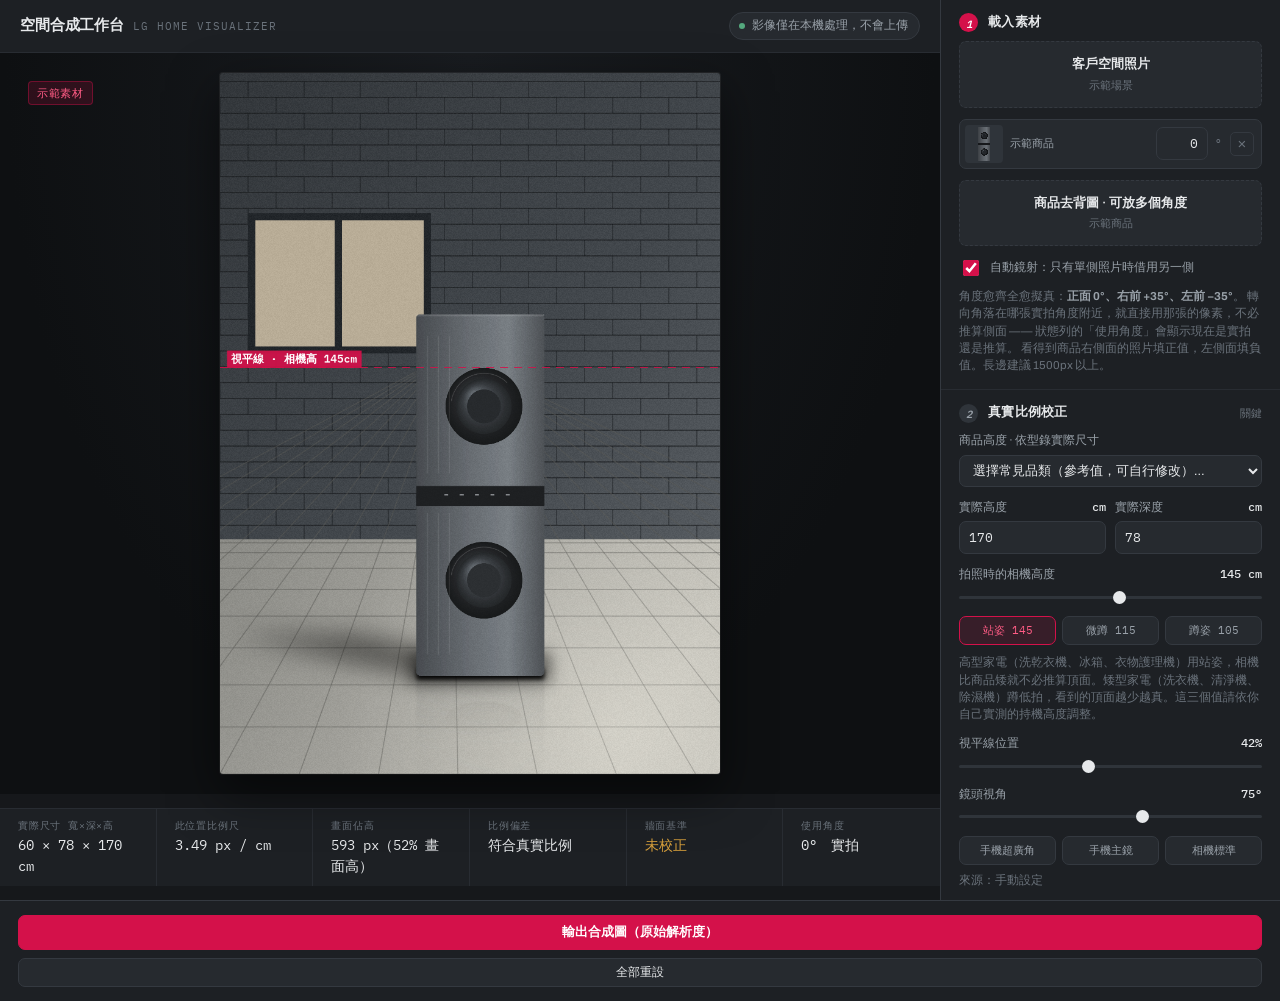
<file: index.html>
<!doctype html>
<html lang="zh-Hant">
<head>
<meta charset="utf-8">
<meta name="viewport" content="width=device-width, initial-scale=1, viewport-fit=cover">
<title>空間合成工作台</title>
<!-- CSP 同時寫在這裡和 _headers。_headers 只有部分託管平台會讀，
     寫在文件裡則跟著檔案走，換平台也一定生效。
     connect-src 'none' 讓這個頁面在瀏覽器層級無法發出任何網路請求，
     客戶的照片不可能被上傳 —— 這不是承諾，是強制。 -->
<meta http-equiv="Content-Security-Policy" content="default-src 'none'; img-src 'self' data: blob:; style-src 'self' 'unsafe-inline'; script-src 'self'; font-src 'self'; worker-src 'self'; manifest-src 'self'; connect-src 'none'; base-uri 'none'; form-action 'none'">
<meta name="description" content="把去背商品圖以真實比例合成進客戶家中照片。所有影像處理都在本機完成，照片不會上傳。">
<link rel="manifest" href="manifest.webmanifest">
<meta name="theme-color" content="#16181b">
<meta name="apple-mobile-web-app-capable" content="yes">
<meta name="apple-mobile-web-app-status-bar-style" content="black-translucent">
<meta name="apple-mobile-web-app-title" content="空間合成">
<link rel="apple-touch-icon" href="icons/icon-180.png">
<link rel="icon" type="image/png" sizes="192x192" href="icons/icon-192.png">
<link rel="stylesheet" href="app.css">
</head>
<body>
<div class="app">
  <div class="stage-col">
    <header class="top">
      <div class="mark"><b>空間合成工作台</b><span>LG Home Visualizer</span></div>
      <div class="priv"><i></i>影像僅在本機處理，不會上傳</div>
    </header>

    <div class="stage">
      <span class="demo-badge" id="demoBadge">示範素材</span>
      <canvas id="view" aria-label="合成預覽畫布，可拖曳商品與視平線"></canvas>
      <div class="flash" id="flash" role="status" hidden></div>
      <button class="zoomout" id="zoomout" type="button" hidden>1:1</button>
    </div>

    <dl class="status">
      <div class="stat"><dt>實際尺寸 寬×深×高</dt><dd id="s-dim">—</dd></div>
      <div class="stat"><dt>此位置比例尺</dt><dd id="s-scale">—</dd></div>
      <div class="stat"><dt>畫面佔高</dt><dd id="s-px">—</dd></div>
      <div class="stat"><dt>比例偏差</dt><dd id="s-dev">—</dd></div>
          <div class="stat"><dt>牆面基準</dt><dd id="s-room">未校正</dd></div>
          <div class="stat"><dt>使用角度</dt><dd id="s-view">—</dd></div>
    </dl>
  </div>

  <aside class="rail">
    <div class="grip" id="grip">
      <span class="grip-bar"></span>
      <nav class="tabs" id="tabs" role="tablist">
        <button class="tab" data-tab="0" type="button"><b>1</b>素材</button>
        <button class="tab" data-tab="1" type="button"><b>2</b>校正</button>
        <button class="tab" data-tab="2" type="button"><b>3</b>擺放</button>
        <button class="tab" data-tab="3" type="button"><b>4</b>光影</button>
        <button class="tab" data-tab="4" type="button"><b>5</b>輸出</button>
      </nav>
    </div>
    <div class="rail-scroll">

      <section class="step on">
        <div class="step-hd"><i class="step-n">1</i><h3>載入素材</h3></div>
        <div class="step-body">
          <label class="drop" id="dropRoom">
            <b>客戶空間照片</b><span id="nameRoom">示範場景</span>
            <input type="file" id="f-room" accept="image/*">
          </label>
          <div class="views" id="views"></div>
          <label class="drop" id="dropProd">
            <b>商品去背圖 · 可放多個角度</b><span id="nameProd">示範商品</span>
            <input type="file" id="f-prod" accept="image/*" multiple>
          </label>
          <label class="mirrow">
            <input type="checkbox" id="c-mirror" checked>
            <span>自動鏡射：只有單側照片時借用另一側</span>
          </label>
          <p class="hint">角度愈齊全愈擬真：<b style="color:var(--ink-dim)">正面 0°、右前 +35°、左前 −35°</b>。
            轉向角落在哪張實拍角度附近，就直接用那張的像素，不必推算側面 —— 狀態列的「使用角度」會顯示現在是實拍還是推算。
            看得到商品右側面的照片填正值，左側面填負值。長邊建議 1500px 以上。</p>
        </div>
      </section>

      <section class="step">
        <div class="step-hd"><i class="step-n">2</i><h3>真實比例校正</h3><em>關鍵</em></div>
        <div class="step-body">
          <label class="fld">
            <span style="font-size:11.5px;color:var(--ink-dim)">商品高度 · 依型錄實際尺寸</span>
            <select id="p-preset">
              <option value="">選擇常見品類（參考值，可自行修改）…</option>
              <option value="170,78">直立式洗乾衣機 · 高 170 / 深 78</option>
              <option value="179,92">對開門冰箱 · 高 179 / 深 92</option>
              <option value="85,69">滾筒洗衣機 · 高 85 / 深 69</option>
              <option value="100,38">空氣清淨機 · 高 100 / 深 38</option>
              <option value="185,69">衣物護理機 · 高 185 / 深 69</option>
              <option value="60,32">除濕機 · 高 60 / 深 32</option>
            </select>
          </label>
          <div class="row">
            <label class="fld">
              <div class="fld-top"><span>實際高度</span><b>cm</b></div>
              <input type="number" id="p-height" value="170" min="10" max="300" step="1">
            </label>
            <label class="fld">
              <div class="fld-top"><span>實際深度</span><b>cm</b></div>
              <input type="number" id="p-depth" value="78" min="5" max="200" step="1">
            </label>
          </div>
          <label class="fld">
            <div class="fld-top"><span>拍照時的相機高度</span><b id="v-camh">145 cm</b></div>
            <input type="range" id="c-camh" min="60" max="220" step="1" value="145">
          </label>
          <div class="swatches" style="grid-template-columns:repeat(3,1fr)">
            <button class="sw" data-camh="145" type="button">站姿 145</button>
            <button class="sw" data-camh="115" type="button">微蹲 115</button>
            <button class="sw" data-camh="105" type="button">蹲姿 105</button>
          </div>
          <p class="hint">高型家電（洗乾衣機、冰箱、衣物護理機）用站姿，相機比商品矮就不必推算頂面。矮型家電（洗衣機、清淨機、除濕機）蹲低拍，看到的頂面越少越真。這三個值請依你自己實測的持機高度調整。</p>
          <label class="fld">
            <div class="fld-top"><span>視平線位置</span><b id="v-horizon">42%</b></div>
            <input type="range" id="c-horizon" min="2" max="96" step="0.2" value="42">
          </label>
          <label class="fld">
            <div class="fld-top"><span>鏡頭視角</span><b id="v-fov">75°</b></div>
            <input type="range" id="c-fov" min="20" max="110" step="1" value="75">
          </label>
          <div class="swatches" style="grid-template-columns:repeat(3,1fr)">
            <button class="sw" data-fov="104" type="button">手機超廣角</button>
            <button class="sw" data-fov="75" type="button">手機主鏡</button>
            <button class="sw" data-fov="48" type="button">相機標準</button>
          </div>
          <p class="hint" id="fov-src" style="margin-top:-4px">來源：手動設定</p>
          <button class="btn wide" id="btn-vp" type="button">用消失點自動校正</button>
          <button class="btn wide" id="btn-vp-apply" type="button" hidden>套用消失點</button>
          <p class="hint">視平線＝拍照時鏡頭的水平高度，設錯會讓商品整個放大或縮小。<b style="color:var(--ink-dim)">建議用消失點自動校正</b>：在照片上拉兩條沿著地面的線（例如左邊牆腳線、右邊女兒牆底線），交點會同時算出正確的視平線，以及房間的牆面方向 — 轉向角會改成相對牆面，就不會轉錯邊。</p>
        </div>
      </section>

      <section class="step">
        <div class="step-hd"><i class="step-n">3</i><h3>擺放、轉向與透視</h3></div>
        <div class="step-body">
          <p class="hint" style="margin-top:0">直接在畫面上拖曳商品；拖視平線可重新校正。</p>
          <label class="fld">
            <div class="fld-top"><span>水平轉向 · 相對牆面</span><b id="v-rotate">0°</b></div>
            <input type="range" id="c-rotate" min="-72" max="72" step="0.5" value="0">
          </label>
          <label class="fld">
            <div class="fld-top"><span>側面明暗</span><b id="v-sideshade">42%</b></div>
            <input type="range" id="c-sideshade" min="0" max="100" step="1" value="42">
          </label>
          <p class="hint">轉向時側面由幾何運算即時生成，材質取自去背圖的邊緣像素，所以顏色與商品一致。側面僅作擺放示意，細節不會與實機相同。</p>
          <label class="fld">
            <div class="fld-top"><span>尺寸微調</span><b id="v-size">100%</b></div>
            <input type="range" id="c-size" min="50" max="180" step="1" value="100">
          </label>
          <label class="fld">
            <div class="fld-top"><span>垂直透視（上窄下寬）</span><b id="v-keystone">0</b></div>
            <input type="range" id="c-keystone" min="-14" max="14" step="0.5" value="0">
          </label>
          <button class="btn wide" id="btn-flip" type="button">水平鏡射</button>
        </div>
      </section>
      <section class="step">
        <div class="step-hd"><i class="step-n">4</i><h3>光影與融合</h3></div>
        <div class="step-body">

          <div class="grp">
            <span class="grp-t">拍攝時的光線</span>
            <div class="swatches" style="grid-template-columns:repeat(2,1fr)">
              <button class="sw" data-scene="balcony" type="button">陽台／戶外</button>
              <button class="sw" data-scene="indoor" type="button">室內燈光</button>
              <button class="sw" data-scene="cloudy" type="button">陰天／窗邊</button>
              <button class="sw" data-scene="sun" type="button">陽光直射</button>
            </div>
          </div>

          <div class="grp">
            <span class="grp-t">光從哪裡來</span>
            <div class="row">
              <button class="btn sm" id="btn-light" type="button" style="flex:1">在照片上點光源</button>
              <button class="btn sm" id="btn-light-auto" type="button" style="flex:1">自動偵測</button>
            </div>
            <p class="hint" id="light-src">尚未設定，使用預設方向。點一下照片裡的窗戶或燈，陰影就會往反方向倒。</p>
          </div>

          <div class="grp">
            <span class="grp-t">地板材質</span>
            <div class="swatches" style="grid-template-columns:repeat(3,1fr)">
              <button class="sw" data-floor="0" type="button">霧面</button>
              <button class="sw" data-floor="1" type="button">一般</button>
              <button class="sw" data-floor="2" type="button">亮面</button>
            </div>
            <p class="hint">木地板、水泥選霧面；一般磁磚選一般；拋光石英磚、大理石選亮面 — 亮面地板會映出商品的倒影。</p>
          </div>

          <button class="btn wide" id="btn-adv" type="button">進階調整</button>

          <div id="adv" hidden style="display:flex;flex-direction:column;gap:11px;margin-top:2px">
            <span class="grp-t">陰影</span>
            <label class="fld">
              <div class="fld-top"><span>接觸陰影濃度</span><b id="v-contactop">88%</b></div>
              <input type="range" id="c-contactop" min="0" max="100" step="1" value="88">
            </label>
            <label class="fld">
              <div class="fld-top"><span>接觸陰影範圍</span><b id="v-contactspread">100%</b></div>
              <input type="range" id="c-contactspread" min="80" max="140" step="1" value="100">
            </label>
            <label class="fld">
              <div class="fld-top"><span>光源方向</span><b id="v-shadowdir">205°</b></div>
              <input type="range" id="c-shadowdir" min="0" max="360" step="1" value="205">
            </label>
            <label class="fld">
              <div class="fld-top"><span>投射陰影長度</span><b id="v-shadowlen">55%</b></div>
              <input type="range" id="c-shadowlen" min="0" max="160" step="1" value="55">
            </label>
            <label class="fld">
              <div class="fld-top"><span>陰影柔和度</span><b id="v-shadowsoft">14</b></div>
              <input type="range" id="c-shadowsoft" min="0" max="60" step="0.5" value="14">
            </label>
            <label class="fld">
              <div class="fld-top"><span>投射陰影濃度</span><b id="v-shadowop">48%</b></div>
              <input type="range" id="c-shadowop" min="0" max="100" step="1" value="48">
            </label>
            <label class="fld">
              <div class="fld-top"><span>地板倒影</span><b id="v-refl">14%</b></div>
              <input type="range" id="c-refl" min="0" max="60" step="1" value="14">
            </label>

            <span class="grp-t" style="margin-top:4px">融合</span>
            <label class="fld">
              <div class="fld-top"><span>曝光匹配</span><b id="v-harm">55%</b></div>
              <input type="range" id="c-harm" min="0" max="100" step="1" value="55">
            </label>
            <label class="fld">
              <div class="fld-top"><span>環境染色</span><b id="v-tint">22%</b></div>
              <input type="range" id="c-tint" min="0" max="100" step="1" value="22">
            </label>
            <label class="fld">
              <div class="fld-top"><span>亮度</span><b id="v-bright">0</b></div>
              <input type="range" id="c-bright" min="-45" max="45" step="1" value="0">
            </label>
            <label class="fld">
              <div class="fld-top"><span>色溫</span><b id="v-warm">0</b></div>
              <input type="range" id="c-warm" min="-45" max="45" step="1" value="0">
            </label>
            <label class="fld">
              <div class="fld-top"><span>邊緣修整（去白邊）</span><b id="v-trim">1 px</b></div>
              <input type="range" id="c-trim" min="0" max="5" step="1" value="1">
            </label>
            <label class="fld">
              <div class="fld-top"><span>雜訊匹配</span><b id="v-grain">35%</b></div>
              <input type="range" id="c-grain" min="0" max="100" step="1" value="35">
            </label>
            <button class="btn wide sm" id="btn-reset-adv" type="button">回到場景預設值</button>
          </div>
        </div>
      </section>

      <section class="step">
        <div class="step-hd"><i class="step-n">5</i><h3>檢視與輸出</h3></div>
        <div class="step-body">
          <button class="btn wide" id="btn-compare" type="button">按住比對原圖</button>

        </div>
      </section>
    </div>
    </div>

    <div class="rail-foot">
      <button class="btn primary wide" id="btn-export" type="button">輸出合成圖（原始解析度）</button>
      <button class="btn wide sm" id="btn-reset" type="button">全部重設</button>
    </div>
  </aside>
</div>

<div class="sheet" id="sheet" hidden>
  <img id="sheet-img" alt="合成結果，原始解析度">
  <p id="sheet-msg"></p>
  <div class="row">
    <button class="btn primary" id="btn-share" type="button" hidden>分享／存到相簿</button>
    <button class="btn" id="btn-dl" type="button" hidden>下載 PNG</button>
    <button class="btn" id="btn-close" type="button">關閉</button>
  </div>
  <div class="handoff">
    <b>想要照片級的效果？交給 ChatGPT 或 Gemini 重繪</b>
    <ol>
      <li>先把上面這張圖存起來（或直接分享到 ChatGPT／Gemini）</li>
      <li>按下面的按鈕複製提示詞</li>
      <li>在 ChatGPT／Gemini 上傳這張圖，貼上提示詞送出</li>
    </ol>
    <button class="btn" id="btn-prompt" type="button">複製 AI 提示詞</button>
    <textarea id="prompt-text" rows="7" readonly hidden></textarea>
  </div>
</div>
<script src="app.js"></script>
</body>
</html>
</file>
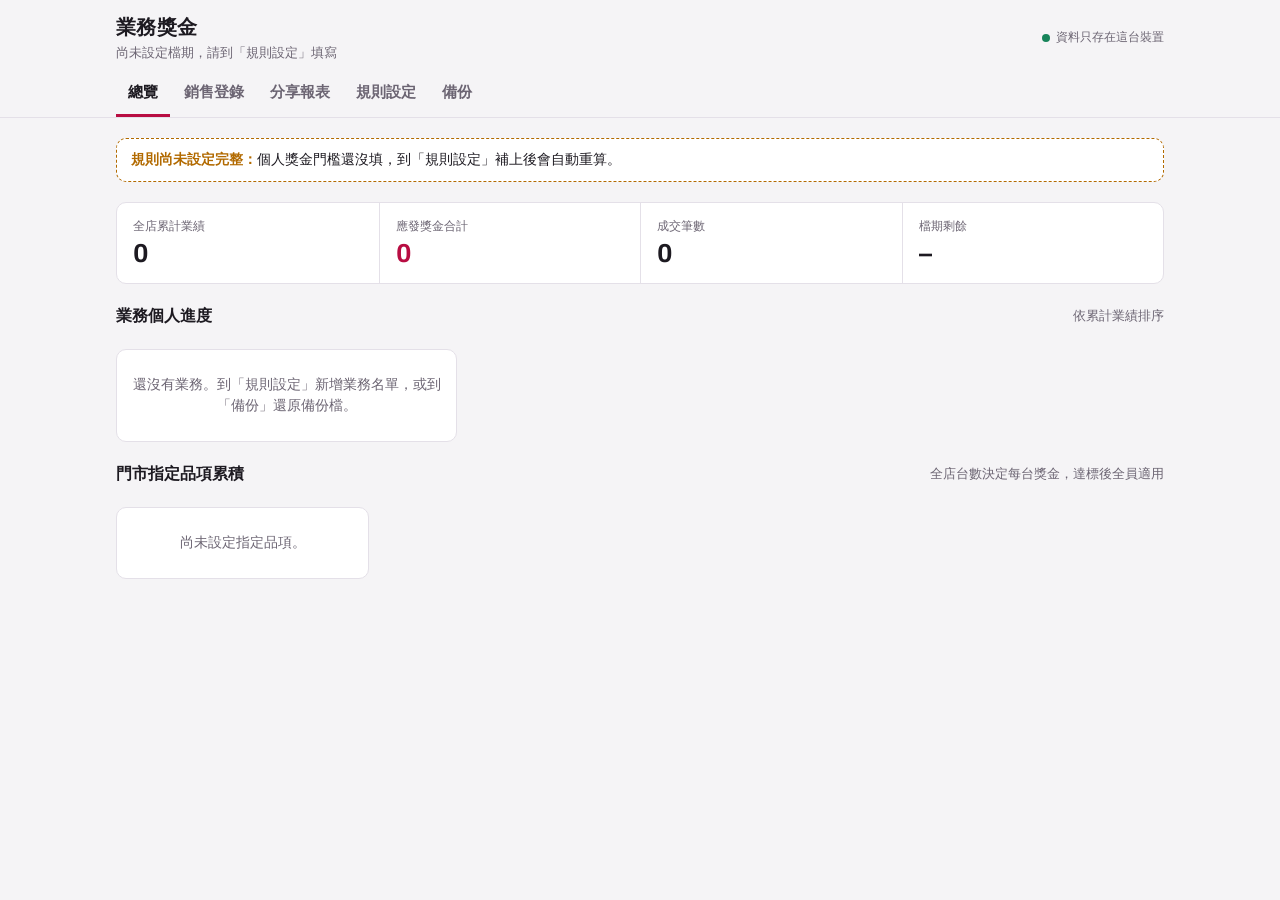
<file: bonus/index.html>
<!doctype html>
<html lang="zh-Hant">
<head>
<meta charset="utf-8">
<meta name="viewport" content="width=device-width, initial-scale=1, viewport-fit=cover">
<title>業務獎金</title>
<!-- 業績與獎金是機密：資料只存在這台裝置的瀏覽器裡。
     connect-src 'none' 讓頁面在瀏覽器層級無法發出任何網路請求，
     資料不可能被送出去 —— 跟空間合成工作台同一套保證。 -->
<meta http-equiv="Content-Security-Policy" content="default-src 'none'; img-src 'self' data: blob:; style-src 'self' 'unsafe-inline'; script-src 'self'; font-src 'self'; worker-src 'self'; manifest-src 'self'; connect-src 'none'; base-uri 'none'; form-action 'none'">
<meta name="description" content="門市檔期業績與業務獎金追蹤。資料只存在本機，不會上傳。">
<link rel="manifest" href="manifest.webmanifest">
<meta name="theme-color" content="#f5f4f6" media="(prefers-color-scheme: light)">
<meta name="theme-color" content="#141217" media="(prefers-color-scheme: dark)">
<meta name="apple-mobile-web-app-capable" content="yes">
<meta name="apple-mobile-web-app-title" content="業務獎金">
<link rel="apple-touch-icon" href="icons/icon-180.png">
<link rel="icon" type="image/png" sizes="192x192" href="icons/icon-192.png">
<link rel="stylesheet" href="bonus.css">
</head>
<body>
<header class="top">
  <div class="wrap">
    <div class="brand">
      <h1 id="campaignTitle">業務獎金</h1>
      <small id="campaignDates">尚未設定檔期</small>
      <small id="dataSource" hidden></small>
    </div>
    <div class="priv"><i></i>資料只存在這台裝置</div>
    <nav class="tabs" role="tablist">
      <button role="tab" type="button" aria-selected="true" data-view="overview">總覽</button>
      <button role="tab" type="button" aria-selected="false" data-view="entry">銷售登錄</button>
      <button role="tab" type="button" aria-selected="false" data-view="report">分享報表</button>
      <button role="tab" type="button" aria-selected="false" data-view="settings">規則設定</button>
      <button role="tab" type="button" aria-selected="false" data-view="backup">備份</button>
    </nav>
  </div>
</header>

<main class="wrap">
  <div class="notice warn" id="backupNag" hidden></div>

  <!-- ========== 總覽 ========== -->
  <section class="view" id="view-overview">
    <div class="notice" id="ruleNotice" hidden></div>
    <div class="kpis">
      <div class="kpi"><span>全店累計業績</span><strong id="kSales">0</strong></div>
      <div class="kpi"><span>應發獎金合計</span><strong class="accent" id="kBonus">0</strong></div>
      <div class="kpi"><span>成交筆數</span><strong id="kCount">0</strong></div>
      <div class="kpi"><span id="kDaysLbl">檔期剩餘</span><strong id="kDays">–</strong></div>
    </div>
    <div class="toolbar"><h2>業務個人進度</h2><span class="hint">依累計業績排序</span></div>
    <div class="staff-grid" id="staffGrid"></div>
    <div class="toolbar"><h2>門市指定品項累積</h2><span class="hint">全店台數決定每台獎金，達標後全員適用</span></div>
    <div class="dz-list" id="dzList"></div>
  </section>

  <!-- ========== 銷售登錄 ========== -->
  <section class="view" id="view-entry" hidden>
    <div class="panel">
      <div class="toolbar">
        <h2>匯入銷貨報表</h2>
        <label class="btn file">選擇報表檔案<input type="file" id="importReport" accept=".xlsx,application/vnd.openxmlformats-officedocument.spreadsheetml.sheet"></label>
      </div>
      <p class="hint">從系統匯出「專櫃銷貨毛利明細表」（.xlsx），選擇檔案後會自動算出每位業務的 LG 業績（不含資訊商品）與指定品項台數。匯入會取代目前所有銷售紀錄，包含下方手動登錄的資料。客戶姓名、電話、地址不會被讀取或保存。</p>
      <div class="msg" id="reportImportMsg" role="status"></div>
      <div class="confirm-box" id="reportConfirm" hidden>
        <div id="reportSummary"></div>
        <div class="btns">
          <button class="btn" type="button" id="reportGo">確認匯入</button>
          <button class="btn ghost" type="button" id="reportCancel">取消</button>
        </div>
      </div>
    </div>
    <div class="entry-grid">
      <form class="panel" id="saleForm" autocomplete="off">
        <div class="toolbar"><h2 id="formTitle">新增一筆銷售</h2><button class="btn ghost small" type="button" id="cancelEdit" hidden>取消編輯</button></div>
        <div class="field">
          <span class="lbl">業務</span>
          <div class="seg" id="staffSeg"></div>
        </div>
        <div class="row2">
          <div class="field"><label for="fDate">日期</label><input type="date" id="fDate" required></div>
          <div class="field"><label for="fQty">數量（台）</label><input type="number" id="fQty" min="1" step="1" value="1" required></div>
        </div>
        <div class="field">
          <label for="fModel">LG 型號</label>
          <input type="text" id="fModel" list="modelList" placeholder="例如 OLED65C5PTA" required>
          <datalist id="modelList"></datalist>
        </div>
        <div class="field">
          <label for="fCat">指定品項</label>
          <select id="fCat"></select>
          <span class="hint" id="catHint">輸入型號後會依關鍵字自動判斷，可手動更改</span>
        </div>
        <div class="field">
          <label for="fAmount">抽成前銷貨金額（此筆合計，元）</label>
          <input type="number" id="fAmount" class="big" min="0" step="1" inputmode="numeric" placeholder="0" required>
        </div>
        <button class="btn" type="submit" id="saveSale">登錄這筆銷售</button>
        <p class="hint">手動登錄適合報表還沒更新的成交。下次匯入報表時，這些資料會被報表取代。</p>
        <div class="msg" id="saleMsg" role="status"></div>
      </form>

      <div class="panel">
        <div class="toolbar">
          <h2>銷售明細</h2>
          <select id="filterStaff" aria-label="篩選業務" class="auto"></select>
        </div>
        <div class="tbl-wrap">
          <table>
            <thead><tr><th>日期</th><th>業務</th><th>型號</th><th class="r">台</th><th class="r">金額</th><th></th></tr></thead>
            <tbody id="recBody"></tbody>
          </table>
        </div>
        <div class="msg" id="listMsg" role="status"></div>
      </div>
    </div>
  </section>

  <!-- ========== 分享報表 ========== -->
  <section class="view" id="view-report" hidden>
    <div class="entry-grid">
      <div class="panel">
        <h2>產生給同仁看的報表</h2>
        <p class="hint">報表是一張圖片，內容是按下按鈕當下的數字。傳到 LINE 群組後，同仁只能看，不能改。</p>
        <fieldset class="checks">
          <legend class="lbl">報表內容</legend>
          <label><input type="checkbox" id="rBonus" checked> 獎金金額</label>
          <label><input type="checkbox" id="rRate" checked> 獎金率與距下一門檻</label>
          <label><input type="checkbox" id="rAc" checked> 冷氣台數</label>
          <label><input type="checkbox" id="rDz" checked> 指定品項累積</label>
        </fieldset>
        <div class="btns">
          <button class="btn" type="button" id="shareImg">分享圖片</button>
          <button class="btn ghost" type="button" id="saveImg">下載圖片</button>
          <button class="btn ghost" type="button" id="copyText">複製文字版</button>
        </div>
        <div class="msg" id="reportMsg" role="status"></div>
      </div>
      <div class="panel preview">
        <h2>預覽</h2>
        <img id="reportImg" alt="報表預覽">
      </div>
    </div>
  </section>

  <!-- ========== 規則設定 ========== -->
  <section class="view" id="view-settings" hidden>
    <div class="set-grid">
      <div class="panel">
        <h2>檔期</h2>
        <div class="field"><label for="sName">檔期名稱</label><input type="text" id="sName" placeholder="LG 2026 週年慶"></div>
        <div class="row2">
          <div class="field"><label for="sStart">開始日</label><input type="date" id="sStart"></div>
          <div class="field"><label for="sEnd">結束日</label><input type="date" id="sEnd"></div>
        </div>
      </div>

      <div class="panel">
        <h2>業務名單</h2>
        <div class="list-ed" id="staffEd"></div>
        <div><button class="btn ghost small" type="button" id="addStaff">＋ 新增業務</button></div>
      </div>

      <div class="panel">
        <h2>個人獎金門檻</h2>
        <div class="field">
          <label for="sMode">計算方式</label>
          <select id="sMode">
            <option value="full">達到門檻後，全部業績都用該獎金率</option>
            <option value="progressive">超額累進，每段只算該段的獎金率</option>
          </select>
        </div>
        <div class="col-lbl tier"><span>累計業績達（元）</span><span>獎金率（%）</span><span></span></div>
        <div class="list-ed" id="tierEd"></div>
        <div><button class="btn ghost small" type="button" id="addTier">＋ 新增門檻</button></div>
      </div>

      <div class="panel">
        <h2>冷氣條件</h2>
        <p class="hint">依每位業務全年的冷氣銷售台數，決定個人業績獎金的發放比例。只影響個人業績獎金，指定品項台獎不受影響。台數可以有小數。</p>
        <div class="col-lbl tier"><span>冷氣台數達（台）</span><span>發放比例（%）</span><span></span></div>
        <div class="list-ed" id="acEd"></div>
        <div><button class="btn ghost small" type="button" id="addAc">＋ 新增級距</button></div>
      </div>

      <div class="panel">
        <h2>目標條件</h2>
        <p class="hint">影響應領總額（含台獎）。每項沒有達成的目標各打一次折，例如兩項各扣 10%：一項未達成領 90%，兩項都未達成領 90% × 90% ＝ 81%。是否達成由門市自行確認，在下方「每人條件」勾選。</p>
        <div class="col-lbl tier"><span>目標名稱</span><span>未達成扣（%）</span><span></span></div>
        <div class="list-ed" id="condEd"></div>
        <div><button class="btn ghost small" type="button" id="addCond">＋ 新增目標</button></div>
      </div>

      <div class="panel">
        <h2>每人條件</h2>
        <p class="hint">實領獎金 ＝（個人業績獎金 × 冷氣係數 ＋ 指定品項台獎）× 附加指標係數。冷氣台數沒填的業務以 0 台計算；目標沒勾的視為未達成。</p>
        <div id="peopleEd"></div>
      </div>

      <div class="panel">
        <h2>指定品項台獎</h2>
        <p class="hint">全店累積台數達到級距後，該品項所有台數都以該級距的每台獎金計算，每位業務依自己賣的台數領取。登錄時型號符合清單（開頭相同即可）就會自動歸類。</p>
        <div class="list-ed" id="catEd"></div>
        <div><button class="btn ghost small" type="button" id="addCat">＋ 新增指定品項</button></div>
      </div>
    </div>
    <div class="save-bar">
      <button class="btn" type="button" id="saveSettings">儲存規則</button>
      <button class="btn ghost" type="button" id="resetSettings">放棄修改</button>
      <span class="msg" id="setMsg" role="status"></span>
    </div>
  </section>

  <!-- ========== 備份 ========== -->
  <section class="view" id="view-backup" hidden>
    <div class="set-grid">
      <div class="panel">
        <h2>備份與還原</h2>
        <p class="hint">「匯入活動規則檔」只會更新規則，業務名單、每人條件與銷售紀錄都會保留。資料只存在這台裝置的瀏覽器裡。清除瀏覽器資料、換手機或換電腦，資料都不會跟過去。請定期下載備份檔，存在自己的電腦或雲端硬碟。</p>
        <dl class="ledger wide">
          <dt>銷售紀錄</dt><dd id="bCount">0 筆</dd>
          <dt>上次備份</dt><dd id="bLast">從未備份</dd>
          <dt>瀏覽器保護</dt><dd id="bPersist">確認中…</dd>
        </dl>
        <div class="btns">
          <button class="btn" type="button" id="exportJson">下載備份檔</button>
          <label class="btn ghost file">從備份檔還原<input type="file" id="importJson" accept=".json,application/json"></label>
          <button class="btn ghost" type="button" id="exportCsv">匯出銷售明細（Excel 可開）</button>
          <label class="btn ghost file">匯入活動規則檔<input type="file" id="importRules" accept=".json,application/json"></label>
        </div>
        <div class="msg" id="backupMsg" role="status"></div>
        <div class="confirm-box" id="importConfirm" hidden>
          <p id="importSummary"></p>
          <div class="btns">
            <button class="btn" type="button" id="importGo">取代目前資料</button>
            <button class="btn ghost" type="button" id="importCancel">取消</button>
          </div>
        </div>
      </div>
      <div class="panel">
        <h2>換新檔期</h2>
        <p class="hint">清除所有銷售紀錄，規則與業務名單保留。清除前會先自動下載一份備份。</p>
        <div class="btns"><button class="btn ghost" type="button" id="clearSales">清除銷售紀錄</button></div>
        <div class="confirm-box" id="clearConfirm" hidden>
          <p>確定要清除全部 <b id="clearN">0</b> 筆銷售紀錄嗎？</p>
          <div class="btns">
            <button class="btn" type="button" id="clearGo">下載備份並清除</button>
            <button class="btn ghost" type="button" id="clearCancel">取消</button>
          </div>
        </div>
      </div>
    </div>
  </section>
</main>
<script src="xlsx.js"></script>
<script src="bonus.js"></script>
</body>
</html>
</file>
<file: app.css>
/* 自架字體：頁面載入後完全不連外，可用飛航模式驗證。
   Archivo 是可變字體，一個檔案涵蓋 100–900 全部權重。
   只取 latin 子集 —— 中文由系統字體（Noto Sans TC / PingFang TC）承接。 */
@font-face{font-family:'Archivo';font-style:normal;font-weight:100 900;font-display:swap;src:url(fonts/Archivo.woff2) format('woff2')}
@font-face{font-family:'IBM Plex Mono';font-style:normal;font-weight:400;font-display:swap;src:url(fonts/IBMPlexMono-400.woff2) format('woff2')}
@font-face{font-family:'IBM Plex Mono';font-style:normal;font-weight:500;font-display:swap;src:url(fonts/IBMPlexMono-500.woff2) format('woff2')}
@font-face{font-family:'IBM Plex Mono';font-style:normal;font-weight:600;font-display:swap;src:url(fonts/IBMPlexMono-600.woff2) format('woff2')}

/* ---------- reset ----------
   獨立部署時沒有外層骨架，這些基本規則要自己帶。 */
:root{
  padding-top:env(safe-area-inset-top,0px);
  padding-bottom:env(safe-area-inset-bottom,0px);
}
img{max-width:100%}

/* 單一視覺主題：影像合成必須在中性暗底上判斷曝光與色調，
   淺色底會讓使用者誤判合成圖的明暗。所有顏色均明確指定。 */
:root{
  --ground:#16181b;
  --stage:#0e1012;
  --panel:#1d2024;
  --panel-2:#262a2f;
  --panel-3:#2f343a;
  --line:#343940;
  --line-soft:#282c32;
  --ink:#e7e9eb;
  --ink-dim:#99a1a9;
  --ink-faint:#6a727b;
  --accent:#d4114a;
  --accent-ink:#ff5c85;
  --accent-soft:rgba(212,17,74,.14);
  --ok:#54a97e;
  --warn:#d9a13c;
  --r:7px;
  --mono:"IBM Plex Mono",ui-monospace,SFMono-Regular,Menlo,monospace;
  --sans:"Archivo","Noto Sans TC","PingFang TC","Microsoft JhengHei",system-ui,sans-serif;
  color-scheme:dark;
}
*{box-sizing:border-box}
[hidden]{display:none!important}
html,body{height:100%}
body{
  margin:0;background:var(--ground);color:var(--ink);
  font-family:var(--sans);font-size:14px;line-height:1.55;
  -webkit-font-smoothing:antialiased;
}
h1,h2,h3{margin:0;font-weight:600;text-wrap:balance}

/* ---------- 版面 ---------- */
.app{display:grid;grid-template-columns:minmax(0,1fr) 340px;height:100%}
.stage-col{display:flex;flex-direction:column;min-width:0;overflow:hidden}
.rail{
  background:var(--panel);border-left:1px solid var(--line);
  display:flex;flex-direction:column;min-width:0;overflow:hidden;
}

/* ---------- 頁首 ---------- */
.top{
  display:flex;align-items:center;gap:14px;flex-wrap:wrap;
  padding:12px 20px;padding-block:12px;
  border-bottom:1px solid var(--line-soft);background:var(--panel);
}
.mark{display:flex;align-items:baseline;gap:9px;min-width:0}
.mark b{font-size:15px;font-weight:700;letter-spacing:-.01em}
.mark span{font-size:11px;color:var(--ink-faint);letter-spacing:.09em;text-transform:uppercase;font-family:var(--mono)}
.priv{
  margin-left:auto;display:flex;align-items:center;gap:7px;
  font-size:11.5px;color:var(--ink-dim);
  background:var(--panel-2);border:1px solid var(--line);
  border-radius:100px;padding:4px 11px 4px 9px;
}
.priv i{width:6px;height:6px;border-radius:50%;background:var(--ok);flex:none}

/* ---------- 畫布舞台 ---------- */
.stage{
  flex:1;min-height:0;display:flex;align-items:center;justify-content:center;
  background:var(--stage);padding:20px;padding-block:20px;
  position:relative;
  background-image:radial-gradient(ellipse at 50% 0%,#191c20 0%,#0e1012 70%);
}
#view{
  max-width:100%;max-height:100%;
  display:block;border-radius:3px;
  box-shadow:0 18px 50px rgba(0,0,0,.55),0 0 0 1px rgba(255,255,255,.07);
  touch-action:none;cursor:grab;
}
#view.dragging{cursor:grabbing}
.flash{
  position:absolute;left:20px;right:20px;bottom:18px;z-index:3;
  display:flex;align-items:center;gap:12px;flex-wrap:wrap;
  background:rgba(30,34,39,.96);border:1px solid var(--accent);
  border-left-width:3px;border-radius:var(--r);
  padding:10px 13px;font-size:12.5px;line-height:1.5;color:var(--ink);
  box-shadow:0 10px 30px rgba(0,0,0,.5);
}
.flash span{flex:1;min-width:0}
.flash .btn{flex:none}
.demo-badge{
  position:absolute;top:28px;left:28px;z-index:2;
  font-family:var(--mono);font-size:10.5px;letter-spacing:.07em;text-transform:uppercase;
  background:rgba(212,17,74,.16);color:var(--accent-ink);
  border:1px solid rgba(212,17,74,.4);border-radius:4px;padding:3px 8px;
}

/* ---------- 狀態列 ---------- */
.status{
  display:flex;gap:0;flex-wrap:wrap;
  border-top:1px solid var(--line-soft);background:var(--panel);
}
.stat{
  flex:1 1 130px;min-width:0;padding:9px 18px;padding-block:9px;
  border-right:1px solid var(--line-soft);
}
.stat:last-child{border-right:0}
.stat dt{
  font-size:10px;letter-spacing:.08em;text-transform:uppercase;
  color:var(--ink-faint);margin:0 0 2px;font-family:var(--mono);
}
.stat dd{margin:0;font-family:var(--mono);font-size:13.5px;font-variant-numeric:tabular-nums;color:var(--ink)}
.stat dd.warn{color:var(--warn)}

/* ---------- 控制列 ---------- */
.rail-scroll{overflow-y:auto;padding:0 0 26px;flex:1}
.step{border-bottom:1px solid var(--line-soft)}
.step-hd{
  display:flex;align-items:center;gap:10px;
  padding:13px 18px 9px;padding-block:13px 9px;
}
.step-n{
  flex:none;width:19px;height:19px;border-radius:50%;
  display:grid;place-items:center;
  font-family:var(--mono);font-size:10.5px;font-weight:600;
  background:var(--panel-3);color:var(--ink-dim);
}
.step.on .step-n{background:var(--accent);color:#fff}
.step-hd h3{font-size:12.5px;letter-spacing:.02em}
.step-hd em{
  margin-left:auto;font-style:normal;font-size:10.5px;
  color:var(--ink-faint);font-family:var(--mono);
}
.step-body{padding:0 18px 15px;display:flex;flex-direction:column;gap:11px}

.hint{font-size:11.5px;color:var(--ink-faint);line-height:1.5;margin:-2px 0 0}

/* 控制元件 */
.row{display:flex;align-items:center;gap:9px}
.row.split{justify-content:space-between}
label.fld{display:flex;flex-direction:column;gap:5px;flex:1;min-width:0}
.fld-top{display:flex;align-items:baseline;justify-content:space-between;gap:8px}
.fld-top span{font-size:11.5px;color:var(--ink-dim)}
.fld-top b{
  font-family:var(--mono);font-size:11.5px;font-weight:500;
  color:var(--ink);font-variant-numeric:tabular-nums;
}
input[type=range]{
  -webkit-appearance:none;appearance:none;width:100%;height:16px;
  background:transparent;margin:0;cursor:pointer;
}
input[type=range]::-webkit-slider-runnable-track{height:3px;border-radius:2px;background:var(--panel-3)}
input[type=range]::-moz-range-track{height:3px;border-radius:2px;background:var(--panel-3)}
input[type=range]::-webkit-slider-thumb{
  -webkit-appearance:none;width:13px;height:13px;border-radius:50%;
  background:var(--ink);border:0;margin-top:-5px;
}
input[type=range]::-moz-range-thumb{width:13px;height:13px;border-radius:50%;background:var(--ink);border:0}
input[type=range]:focus-visible::-webkit-slider-thumb{box-shadow:0 0 0 3px var(--accent-soft),0 0 0 1px var(--accent)}
input[type=range]:focus-visible::-moz-range-thumb{box-shadow:0 0 0 3px var(--accent-soft),0 0 0 1px var(--accent)}

input[type=number],input[type=text],input[type=password],textarea,select{
  width:100%;background:var(--panel-2);color:var(--ink);
  border:1px solid var(--line);border-radius:var(--r);
  padding:7px 9px;font-family:var(--mono);font-size:13px;
}
select{font-family:var(--sans);font-size:12.5px}
input[type=number]:focus,input[type=text]:focus,input[type=password]:focus,textarea:focus,select:focus{outline:2px solid var(--accent);outline-offset:1px;border-color:transparent}

.btn{
  appearance:none;border:1px solid var(--line);background:var(--panel-2);
  color:var(--ink);font-family:var(--sans);font-size:12.5px;font-weight:500;
  padding:8px 12px;border-radius:var(--r);cursor:pointer;
  display:inline-flex;align-items:center;justify-content:center;gap:6px;
}
.btn:hover{background:var(--panel-3);border-color:#414750}
.btn:focus-visible{outline:2px solid var(--accent);outline-offset:2px}
.btn.on{background:var(--accent-soft);border-color:var(--accent);color:var(--accent-ink)}
.btn.primary{background:var(--accent);border-color:var(--accent);color:#fff;font-weight:600}
.btn.primary:hover{background:#e51b55;border-color:#e51b55}
.btn.wide{width:100%}
.btn.sm{padding:6px 10px;font-size:11.5px}

.drop{
  position:relative;
  border:1px dashed var(--line);border-radius:var(--r);background:var(--panel-2);
  padding:13px;text-align:center;cursor:pointer;display:block;
}
.drop:hover,.drop.over{border-color:var(--accent);background:var(--accent-soft)}
.drop b{display:block;font-size:12.5px;font-weight:600}
.drop span{display:block;font-size:11px;color:var(--ink-faint);margin-top:2px;font-family:var(--mono)}
.drop input{position:absolute;width:1px;height:1px;opacity:0;pointer-events:none}
.drop:focus-within{outline:2px solid var(--accent);outline-offset:2px}

.grp{display:flex;flex-direction:column;gap:7px}
.grp-t{
  font-size:10px;letter-spacing:.09em;text-transform:uppercase;
  color:var(--ink-faint);font-family:var(--mono);
}
.views{display:flex;flex-direction:column;gap:5px}
/* 用 grid 明確配欄寬：flex 下 input[type=number] 的內在最小寬度會撐破整列 */
.vrow{
  display:grid;grid-template-columns:38px minmax(0,1fr) 52px 8px 24px;
  align-items:center;gap:7px;overflow:hidden;
  background:var(--panel-2);border:1px solid var(--line);border-radius:var(--r);
  padding:5px 7px 5px 5px;
}
.vthumb{width:38px;height:38px;flex:none;border-radius:4px;background:var(--panel-3)}
.vname{
  min-width:0;font-size:11px;color:var(--ink-dim);
  overflow:hidden;text-overflow:ellipsis;white-space:nowrap;
}
.vang{
  width:100%;min-width:0;padding:5px 6px;text-align:right;-moz-appearance:textfield;
  font-family:var(--mono);font-size:12.5px;
  background:var(--panel-3);color:var(--ink);
  border:1px solid var(--line);border-radius:5px;
}
.vdeg{font-family:var(--mono);font-size:11px;color:var(--ink-faint)}
.vang::-webkit-outer-spin-button,.vang::-webkit-inner-spin-button{-webkit-appearance:none;margin:0}
.vdel{
  width:24px;height:24px;border-radius:5px;cursor:pointer;
  border:1px solid var(--line);background:transparent;color:var(--ink-faint);
  font-size:15px;line-height:1;
}
.vdel:hover{border-color:var(--accent);color:var(--accent-ink)}
#ai-cfg{display:flex;flex-direction:column;gap:9px;margin-top:2px}
textarea{resize:vertical;min-height:72px;line-height:1.5;font-family:var(--sans);font-size:12px}
.btn[aria-busy="true"]{opacity:.6;pointer-events:none}
.hint a{color:var(--accent-ink);text-decoration:none;font-weight:600}
.hint a:hover{text-decoration:underline}
.mirrow{display:flex;align-items:center;gap:8px;cursor:pointer}
.mirrow span{font-size:11.5px;color:var(--ink-dim);flex:1}
.mirrow input{width:16px;height:16px;flex:none;accent-color:var(--accent)}
.swatches{display:grid;grid-template-columns:repeat(4,1fr);gap:6px}
.sw{
  border:1px solid var(--line);background:var(--panel-2);border-radius:var(--r);
  padding:6px 4px;font-size:10.5px;color:var(--ink-dim);cursor:pointer;
  font-family:var(--mono);
}
.sw:hover{border-color:var(--accent);color:var(--accent-ink)}
.sw.on{background:var(--accent-soft);border-color:var(--accent);color:var(--accent-ink)}

.rail-foot{
  padding:14px 18px;padding-block:14px;border-top:1px solid var(--line);
  display:flex;flex-direction:column;gap:8px;background:var(--panel);
}

/* ---------- 輸出覆蓋層 ---------- */
.sheet{
  position:fixed;inset:0;z-index:50;background:rgba(8,9,11,.93);
  display:flex;flex-direction:column;align-items:center;justify-content:center;
  gap:14px;padding:22px;padding-block:22px;
}
.sheet{overflow-y:auto;justify-content:flex-start}
.sheet>*{flex:none}
.handoff{
  width:100%;max-width:440px;display:flex;flex-direction:column;gap:9px;
  background:var(--panel);border:1px solid var(--line);border-radius:var(--r);
  padding:13px 15px;font-size:12.5px;color:var(--ink-dim);
}
.handoff b{color:var(--ink);font-size:13px}
.handoff ol{margin:0;padding-left:1.3em;display:flex;flex-direction:column;gap:3px;line-height:1.5}
.sheet img{
  max-width:100%;max-height:56vh;border-radius:3px;
  box-shadow:0 20px 60px rgba(0,0,0,.6);
}
.sheet p{margin:0;font-size:13px;color:var(--ink-dim);text-align:center;max-width:52ch}
.sheet p b{color:var(--ink)}

/* 手指的接觸面積比游標大得多。粗指標裝置（手機、平板）上所有
   可拖曳、可點擊的元件都要放大到接近 44px 的建議值。 */
@media (pointer:coarse){
  input[type=range]{height:34px}
  input[type=range]::-webkit-slider-runnable-track{height:4px}
  input[type=range]::-moz-range-track{height:4px}
  input[type=range]::-webkit-slider-thumb{width:24px;height:24px;margin-top:-10px}
  input[type=range]::-moz-range-thumb{width:24px;height:24px}
  .btn{padding:12px 14px;font-size:13.5px}
  .btn.sm{padding:10px 12px;font-size:12.5px}
  .sw{padding:11px 6px;font-size:11.5px}
  .drop{padding:18px 13px}
  input[type=number],input[type=text],input[type=password],textarea,select{padding:11px 10px;font-size:15px}  /* 16px 以下 iOS 會自動放大頁面 */
  .step-body{gap:14px}
}

/* 桌面沒有底部面板，這些只在手機／平板生效 */
.grip{display:none}
.zoomout{
  position:absolute;right:18px;bottom:16px;z-index:4;
  font-family:var(--mono);font-size:11px;letter-spacing:.04em;
  background:rgba(30,34,39,.94);color:var(--ink);
  border:1px solid var(--line);border-radius:100px;
  padding:8px 13px;cursor:pointer;
}
.zoomout:active{background:var(--panel-3)}

/* ---------- 手機／平板：畫布佔滿，控制項收進可上拉的底部面板 ---------- */
@media (max-width:860px){
  html,body{height:100%}
  .app{grid-template-columns:1fr;height:100%;position:relative}

  /* 面板高度由 JS 寫進 --sheet；畫布區讓出同樣高度，
     所以面板再高也不會蓋住畫布 —— 調整時看得到結果才有意義。
     這裡改的是 CSS 顯示尺寸，不是 canvas 點陣尺寸，不會觸發重繪。 */
  /* 頁首在手機上會換行，白白吃掉約 170px 的畫布空間。壓成單行。 */
  .top{padding:9px 14px;gap:8px;flex-wrap:nowrap}
  .mark b{font-size:13.5px}
  .mark span{display:none}
  .priv{font-size:10.5px;padding:3px 9px 3px 7px;white-space:nowrap;flex:none}

  .stage-col{overflow:hidden;padding-bottom:var(--sheet,46vh)}
  .stage{padding:10px;min-height:0;overflow:hidden}
  #view{max-height:100%}
  .demo-badge{top:14px;left:14px}
  .flash{left:12px;right:12px;bottom:12px}

  /* 狀態列壓成單行，放不下就橫捲，不再換行吃掉畫布空間 */
  .status{flex-wrap:nowrap;overflow-x:auto;-webkit-overflow-scrolling:touch}
  .stat{flex:0 0 auto;padding:6px 14px;border-right:1px solid var(--line-soft)}
  .stat dt{font-size:9px;margin-bottom:1px}
  .stat dd{font-size:12px}

  .rail{
    position:fixed;left:0;right:0;bottom:0;z-index:20;
    height:var(--sheet,46vh);
    border-left:0;border-top:1px solid var(--line);
    border-radius:16px 16px 0 0;
    box-shadow:0 -14px 44px rgba(0,0,0,.55);
    padding-bottom:env(safe-area-inset-bottom,0px);
  }
  .app.snap .rail,.app.snap .stage-col{transition:height .22s cubic-bezier(.22,.7,.3,1),padding-bottom .22s cubic-bezier(.22,.7,.3,1)}

  .grip{
    display:block;flex:none;padding:7px 0 0;touch-action:none;
    background:var(--panel);border-radius:16px 16px 0 0;cursor:grab;
  }
  .grip-bar{display:block;width:38px;height:4px;margin:0 auto 8px;background:var(--panel-3);border-radius:3px}
  .tabs{display:grid;grid-template-columns:repeat(5,1fr);gap:2px;padding:0 8px 7px;border-bottom:1px solid var(--line-soft)}
  .tab{
    appearance:none;border:0;background:transparent;cursor:pointer;
    display:flex;flex-direction:column;align-items:center;gap:4px;
    padding:4px 2px 5px;border-radius:9px;
    font-family:var(--sans);font-size:10.5px;color:var(--ink-faint);
  }
  .tab b{
    width:21px;height:21px;border-radius:50%;display:grid;place-items:center;
    font-family:var(--mono);font-size:10.5px;font-weight:600;
    background:var(--panel-3);color:var(--ink-dim);
  }
  .tab.on{color:var(--ink)}
  .tab.on b{background:var(--accent);color:#fff}
  .tab:focus-visible{outline:2px solid var(--accent);outline-offset:-2px}

  .rail-scroll{overflow-y:auto;-webkit-overflow-scrolling:touch;padding-bottom:12px}
  /* 一次只顯示一個步驟，分頁列負責切換 */
  .step{display:none;border-bottom:0}
  .step.cur{display:block}
  .step-hd{padding-top:12px}
  .step-n{display:none}            /* 分頁上已經有編號了 */
  .rail-foot{padding-bottom:10px}
}
}
@media (prefers-reduced-motion:reduce){*{transition:none!important;animation:none!important}}
</file>
<file: bonus/bonus.css>
/* 字體與空間合成工作台共用同一份自架檔案（../fonts），頁面載入後不連外。
   中文交給系統字體；Archivo 負責標題與數字。 */
@font-face{font-family:'Archivo';font-style:normal;font-weight:100 900;font-display:swap;src:url(../fonts/Archivo.woff2) format('woff2')}
@font-face{font-family:'IBM Plex Mono';font-style:normal;font-weight:500;font-display:swap;src:url(../fonts/IBMPlexMono-500.woff2) format('woff2')}

/* 版面：頂部固定的頁籤，一次只顯示一個工作畫面。
   淺色與深色兩套，跟著系統設定切換。 */
:root {
  --bg: #f5f4f6;
  --surface: #ffffff;
  --ink: #1d1a21;
  --muted: #6c6573;
  --line: #e4e0e8;
  --accent: #b80d42;
  --accent-soft: #f8e6ec;
  --on-accent: #ffffff;
  --good: #17845a;
  --warn: #b26a00;
  --track: #ece8ef;
  --good-soft: #e3f3ec;
  --warn-soft: #fbf0dc;
  --font-body: "Noto Sans TC", "PingFang TC", "Microsoft JhengHei", system-ui, sans-serif;
  --font-num: "Archivo", "Noto Sans TC", system-ui, sans-serif;
  --r: 10px;
  padding-top: env(safe-area-inset-top, 0px);
  padding-bottom: env(safe-area-inset-bottom, 0px);
}
@media (prefers-color-scheme: dark) {
  :root {
    --bg: #141217; --surface: #1e1b22; --ink: #f0edf3; --muted: #a49cab; --line: #322d38;
    --accent: #ff5c8a; --accent-soft: #3a1a26; --on-accent: #1b0a10; --good: #4cc98f; --warn: #e5a13a; --track: #2c2832;
    --good-soft: #15302a; --warn-soft: #36290f;
    color-scheme: dark;
  }
}
* { box-sizing: border-box; }
[hidden] { display: none !important; }
body { margin: 0; background: var(--bg); color: var(--ink); font-family: var(--font-body); font-size: 15px; line-height: 1.55; }
img { max-width: 100%; }
.num { font-family: var(--font-num); font-variant-numeric: tabular-nums; }
button, input, select { font: inherit; color: inherit; }
:focus-visible { outline: 2px solid var(--accent); outline-offset: 2px; }
p { margin: 0; }

header.top { position: sticky; top: env(safe-area-inset-top, 0px); z-index: 5; background: var(--bg); border-bottom: 1px solid var(--line); }
.wrap { max-width: 1080px; margin: 0 auto; padding-inline: 16px; }
.top .wrap { display: flex; flex-wrap: wrap; align-items: center; gap: 8px 16px; padding-block: 12px 0; }
.brand { display: flex; flex-direction: column; min-width: 0; flex: 1 1 220px; }
.brand h1 { margin: 0; font-size: 20px; font-weight: 900; letter-spacing: .02em; text-wrap: balance; }
.brand small { color: var(--muted); font-size: 13px; }
.priv { font-size: 12px; color: var(--muted); display: flex; align-items: center; gap: 6px; }
.priv i { width: 8px; height: 8px; border-radius: 50%; background: var(--good); display: inline-block; }
nav.tabs { display: flex; gap: 2px; width: 100%; overflow-x: auto; scrollbar-width: none; }
nav.tabs button { border: 0; background: none; padding: 10px 12px; cursor: pointer; color: var(--muted); font-weight: 700; border-bottom: 3px solid transparent; white-space: nowrap; }
nav.tabs button[aria-selected="true"] { color: var(--ink); border-bottom-color: var(--accent); }

main.wrap { padding-block: 20px 48px; display: flex; flex-direction: column; gap: 20px; }
section.view { display: flex; flex-direction: column; gap: 20px; }
h2 { margin: 0; font-size: 16px; font-weight: 700; }
.notice { border: 1px dashed var(--warn); background: var(--surface); border-radius: var(--r); padding: 10px 14px; font-size: 14px; }
.notice b { color: var(--warn); }
.notice button { margin-left: 8px; }

.kpis { display: grid; grid-template-columns: repeat(4, minmax(0, 1fr)); background: var(--surface); border: 1px solid var(--line); border-radius: var(--r); }
.kpi { padding: 14px 16px; display: flex; flex-direction: column; gap: 2px; min-width: 0; }
.kpi + .kpi { border-left: 1px solid var(--line); }
.kpi span { font-size: 12px; color: var(--muted); font-weight: 500; }
.kpi strong { font-family: var(--font-num); font-size: 26px; font-weight: 700; font-variant-numeric: tabular-nums; line-height: 1.2; }
.kpi strong.accent { color: var(--accent); }
@media (max-width: 640px) {
  .kpis { grid-template-columns: repeat(2, minmax(0, 1fr)); }
  .kpi:nth-child(3) { border-left: 0; }
  .kpi:nth-child(n+3) { border-top: 1px solid var(--line); }
}

.staff-grid { display: grid; grid-template-columns: repeat(auto-fill, minmax(min(100%, 320px), 1fr)); gap: 12px; }
.card { background: var(--surface); border: 1px solid var(--line); border-radius: var(--r); padding: 16px; display: flex; flex-direction: column; gap: 12px; min-width: 0; }
.card-head { display: flex; justify-content: space-between; align-items: baseline; gap: 8px; }
.card-head h3 { margin: 0; font-size: 18px; font-weight: 900; }
.rank { font-family: var(--font-num); font-size: 13px; color: var(--muted); font-weight: 600; }
.chip { font-size: 12px; font-weight: 700; padding: 2px 8px; border-radius: 99px; background: var(--track); color: var(--muted); white-space: nowrap; }
.chip.on { background: var(--accent-soft); color: var(--accent); }
.chip.done { background: var(--good); color: var(--surface); }
.sales-line { display: flex; align-items: baseline; justify-content: space-between; gap: 8px; flex-wrap: wrap; }
.sales-line .big { font-family: var(--font-num); font-size: 30px; font-weight: 700; font-variant-numeric: tabular-nums; line-height: 1; }
.meter { display: flex; flex-direction: column; gap: 6px; }
.bar { height: 8px; background: var(--track); border-radius: 99px; overflow: hidden; }
.bar > i { display: block; height: 100%; background: var(--accent); border-radius: 99px; transition: width .4s ease; }
.bar.done > i { background: var(--good); }
.meter-cap { display: flex; justify-content: space-between; font-size: 12px; color: var(--muted); gap: 8px; }
.meter-cap b { color: var(--ink); font-weight: 600; }
dl.ledger { margin: 0; display: grid; grid-template-columns: 1fr auto; gap: 4px 12px; font-size: 14px; border-top: 1px solid var(--line); padding-top: 10px; }
dl.ledger dt { color: var(--muted); }
dl.ledger dd { margin: 0; text-align: right; font-family: var(--font-num); font-variant-numeric: tabular-nums; font-weight: 600; }
dl.ledger .total { color: var(--ink); font-weight: 700; padding-top: 4px; border-top: 1px dashed var(--line); }
dl.ledger dd.total { color: var(--accent); font-size: 17px; }
dl.ledger.wide { max-width: 420px; }

/* 冷氣：卡片上的醒目區塊，底色依發放比例 —— 滿額綠、部分橘、0% 或未填紅 */
.ac-box { border-radius: 8px; padding: 12px 14px; display: flex; flex-direction: column; gap: 10px; border: 1px solid transparent; }
.ac-box.full { background: var(--good-soft); border-color: var(--good); }
.ac-box.part { background: var(--warn-soft); border-color: var(--warn); }
.ac-box.none { background: var(--accent-soft); border-color: var(--accent); }
.ac-head { display: flex; justify-content: space-between; align-items: center; gap: 12px; flex-wrap: wrap; }
.ac-main { display: flex; flex-direction: column; }
.ac-lbl { font-size: 13px; font-weight: 700; color: var(--muted); }
.ac-num { font-family: var(--font-num); font-size: 34px; font-weight: 800; line-height: 1.1; font-variant-numeric: tabular-nums; }
.ac-num small { font-size: 16px; font-weight: 600; margin-left: 4px; font-family: var(--font-body); }
.ac-box.full .ac-num, .ac-box.full .ac-pct { color: var(--good); }
.ac-box.part .ac-num, .ac-box.part .ac-pct { color: var(--warn); }
.ac-box.none .ac-num, .ac-box.none .ac-pct { color: var(--accent); }
.ac-side { display: flex; flex-direction: column; align-items: flex-end; gap: 2px; text-align: right; }
.ac-pct { font-family: var(--font-num); font-size: 20px; font-weight: 800; }
.ac-next { font-size: 13px; color: var(--ink); font-weight: 600; }
.ac-steps span { line-height: 1.25; padding: 4px 0; background: var(--surface); }
.ac-box.full .ac-steps span.hit { background: var(--good); color: var(--surface); }
.ac-box.part .ac-steps span.hit { background: var(--warn); color: var(--surface); }

.dz-list { display: grid; grid-template-columns: repeat(auto-fill, minmax(min(100%, 240px), 1fr)); gap: 12px; }
.dz { background: var(--surface); border: 1px solid var(--line); border-radius: var(--r); padding: 14px 16px; display: flex; flex-direction: column; gap: 10px; min-width: 0; }
.dz h3 { margin: 0; font-size: 15px; font-weight: 700; }
.dz .units { font-family: var(--font-num); font-size: 28px; font-weight: 700; line-height: 1; }
.dz .units small { font-size: 14px; color: var(--muted); font-family: var(--font-body); font-weight: 500; margin-left: 4px; }
.steps { display: flex; gap: 4px; }
.steps span { flex: 1; text-align: center; font-size: 11px; padding: 3px 0; border-radius: 4px; background: var(--track); color: var(--muted); font-family: var(--font-num); font-weight: 600; }
.steps span.hit { background: var(--accent); color: var(--on-accent); }

.panel { background: var(--surface); border: 1px solid var(--line); border-radius: var(--r); padding: 18px; display: flex; flex-direction: column; gap: 16px; min-width: 0; }
.entry-grid { display: grid; grid-template-columns: minmax(0, 1.1fr) minmax(0, 1fr); gap: 20px; align-items: start; }
@media (max-width: 820px) { .entry-grid { grid-template-columns: minmax(0, 1fr); } }
.field { display: flex; flex-direction: column; gap: 6px; min-width: 0; }
.lbl, .field > label { font-size: 13px; font-weight: 700; color: var(--muted); }
.row2 { display: grid; grid-template-columns: minmax(0, 1fr) minmax(0, 1fr); gap: 12px; }
input[type="text"], input[type="number"], input[type="date"], select {
  width: 100%; padding: 10px 12px; border: 1px solid var(--line); border-radius: 8px; background: var(--bg); font-size: 16px;
}
select.auto { width: auto; }
input.big { font-family: var(--font-num); font-size: 22px; font-weight: 600; font-variant-numeric: tabular-nums; }
.seg { display: flex; flex-wrap: wrap; gap: 6px; }
.seg button { border: 1px solid var(--line); background: var(--bg); padding: 8px 14px; border-radius: 99px; cursor: pointer; font-weight: 500; }
.seg button[aria-pressed="true"] { background: var(--ink); color: var(--bg); border-color: var(--ink); }
.btn { display: inline-flex; align-items: center; justify-content: center; border: 0; background: var(--accent); color: var(--on-accent); font-weight: 700; padding: 12px 18px; border-radius: 8px; cursor: pointer; font-size: 15px; }
.btn:disabled { opacity: .45; cursor: not-allowed; }
.btn.ghost { background: transparent; color: var(--ink); border: 1px solid var(--line); }
.btn.small { padding: 6px 12px; font-size: 13px; }
.btn.file { position: relative; overflow: hidden; }
.btn.file input { position: absolute; inset: 0; opacity: 0; cursor: pointer; }
.btns { display: flex; flex-wrap: wrap; gap: 8px; }
.hint { font-size: 13px; color: var(--muted); }
.msg { font-size: 14px; font-weight: 600; min-height: 1.5em; }
.msg.ok { color: var(--good); }
.msg.err { color: var(--accent); }
.checks { border: 0; padding: 0; margin: 0; display: flex; flex-direction: column; gap: 8px; }
.checks label { display: flex; gap: 8px; align-items: center; cursor: pointer; }
.checks input { width: 18px; height: 18px; accent-color: var(--accent); }
.confirm-box { border: 1px solid var(--accent); border-radius: 8px; padding: 14px; display: flex; flex-direction: column; gap: 12px; background: var(--accent-soft); }
.preview img { border: 1px solid var(--line); border-radius: 6px; background: #fff; }

.toolbar { display: flex; flex-wrap: wrap; gap: 8px; align-items: center; justify-content: space-between; }
.tbl-wrap { overflow-x: auto; }
table { width: 100%; border-collapse: collapse; font-size: 14px; }
th { text-align: left; font-size: 12px; color: var(--muted); font-weight: 700; padding: 8px; border-bottom: 1px solid var(--line); white-space: nowrap; }
td { padding: 9px 8px; border-bottom: 1px solid var(--line); white-space: nowrap; }
td.r, th.r { text-align: right; }
tr.editing td { background: var(--accent-soft); }
td .tag { font-size: 11px; padding: 1px 6px; border-radius: 4px; background: var(--accent-soft); color: var(--accent); font-weight: 700; margin-left: 6px; }
td .tag.open { background: var(--track); color: var(--muted); }
.act { border: 0; background: none; color: var(--muted); cursor: pointer; padding: 4px 6px; border-radius: 4px; font-size: 13px; }
.act:hover { color: var(--accent); background: var(--accent-soft); }
.confirm { display: inline-flex; gap: 6px; align-items: center; }
.empty { color: var(--muted); padding: 24px 8px; text-align: center; font-size: 14px; }

.set-grid { display: grid; grid-template-columns: minmax(0, 1fr); gap: 16px; }
.list-ed { display: flex; flex-direction: column; gap: 8px; }
.li { display: grid; gap: 8px; align-items: center; }
.li.staff { grid-template-columns: minmax(0, 1fr) auto; }
.li.tier { grid-template-columns: minmax(0, 1fr) minmax(0, 120px) auto; }
.li.level { grid-template-columns: minmax(0, 1fr) minmax(0, 1fr) auto; }
.cat-box { border: 1px solid var(--line); border-radius: 8px; padding: 14px; display: flex; flex-direction: column; gap: 12px; }
.cat-head { display: grid; grid-template-columns: minmax(0, 1fr) auto; gap: 8px; }
.col-lbl { display: grid; gap: 8px; font-size: 12px; color: var(--muted); font-weight: 700; }
.col-lbl.tier { grid-template-columns: minmax(0, 1fr) minmax(0, 120px) 34px; }
.col-lbl.level { grid-template-columns: minmax(0, 1fr) minmax(0, 1fr) 34px; }
.ac-in { width: 110px !important; }
.met-in { width: 20px; height: 20px; accent-color: var(--accent); }
.x { border: 1px solid var(--line); background: var(--bg); width: 34px; height: 40px; border-radius: 8px; cursor: pointer; color: var(--muted); }
.x:hover { color: var(--accent); }
.save-bar { position: sticky; bottom: 0; background: var(--bg); padding-block: 12px calc(12px + env(safe-area-inset-bottom, 0px)); border-top: 1px solid var(--line); display: flex; gap: 12px; align-items: center; flex-wrap: wrap; }
@media (prefers-reduced-motion: reduce) { .bar > i { transition: none; } }
</file>
